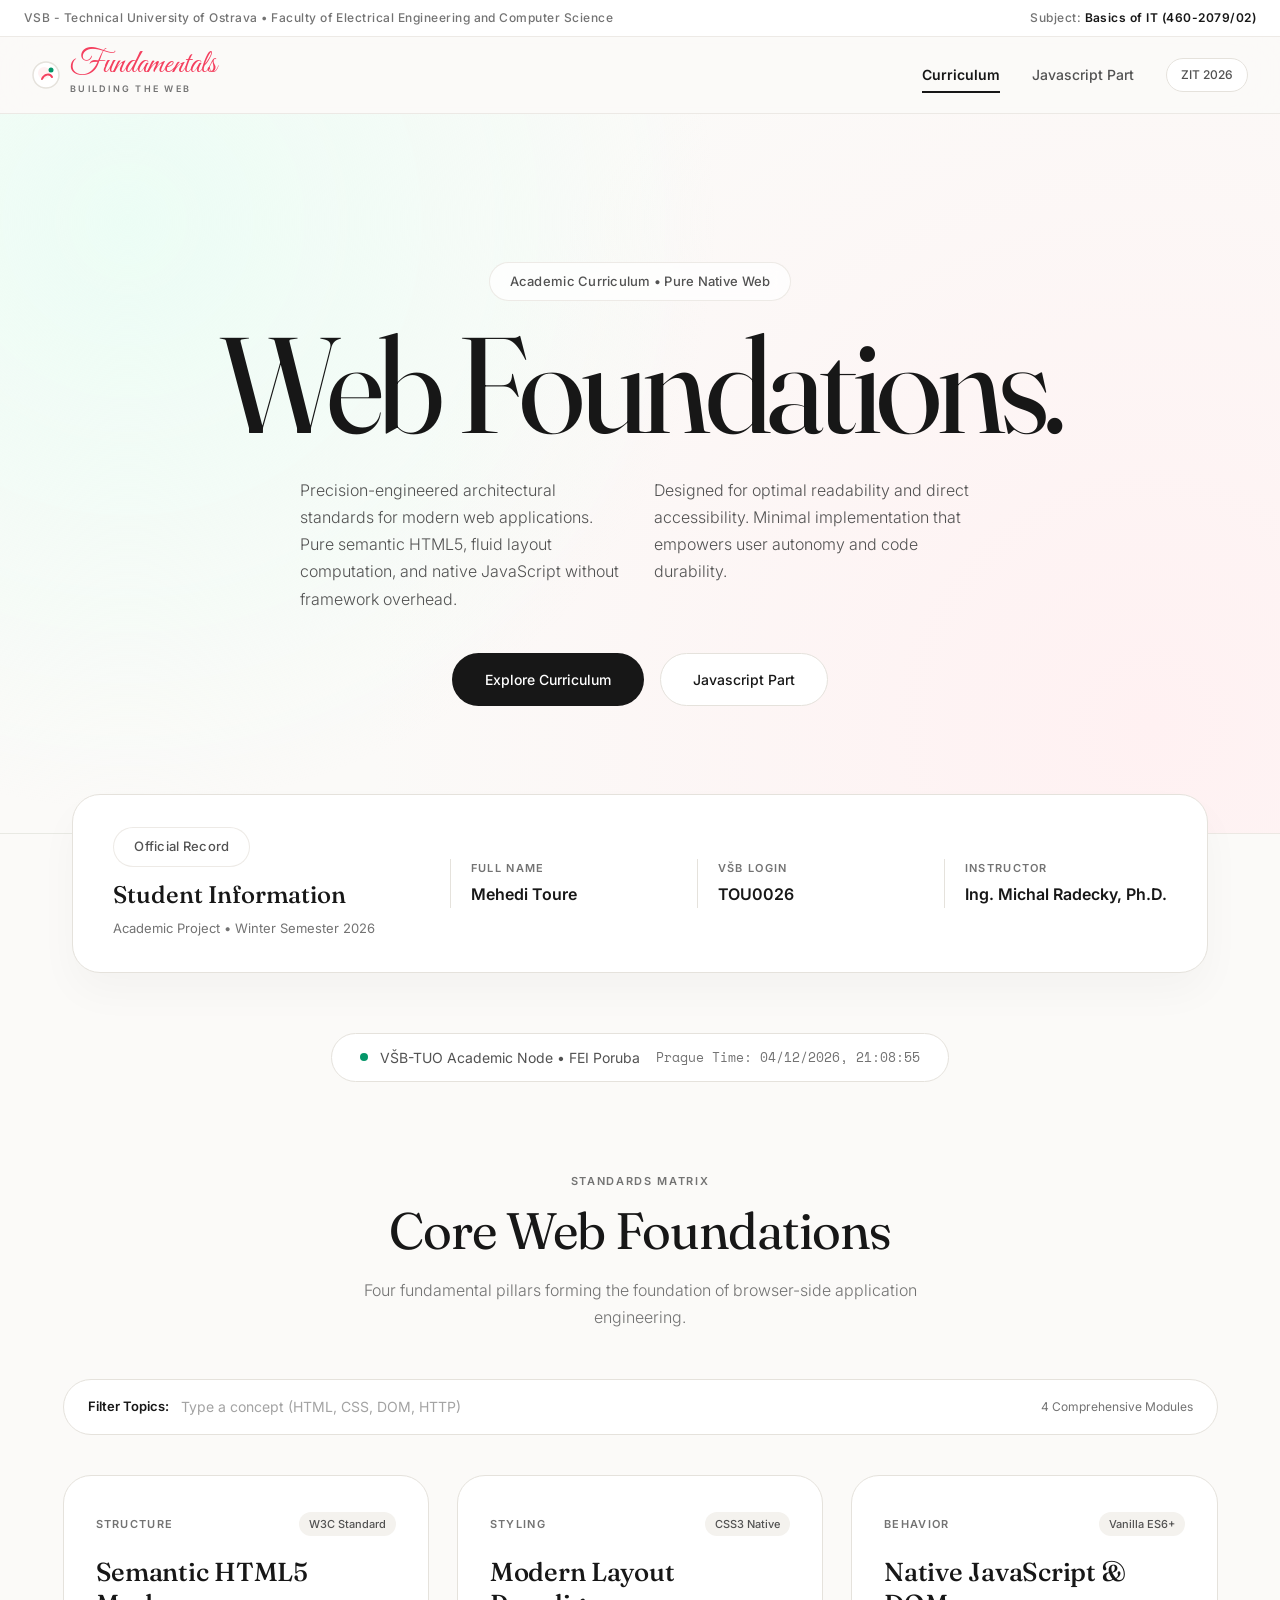
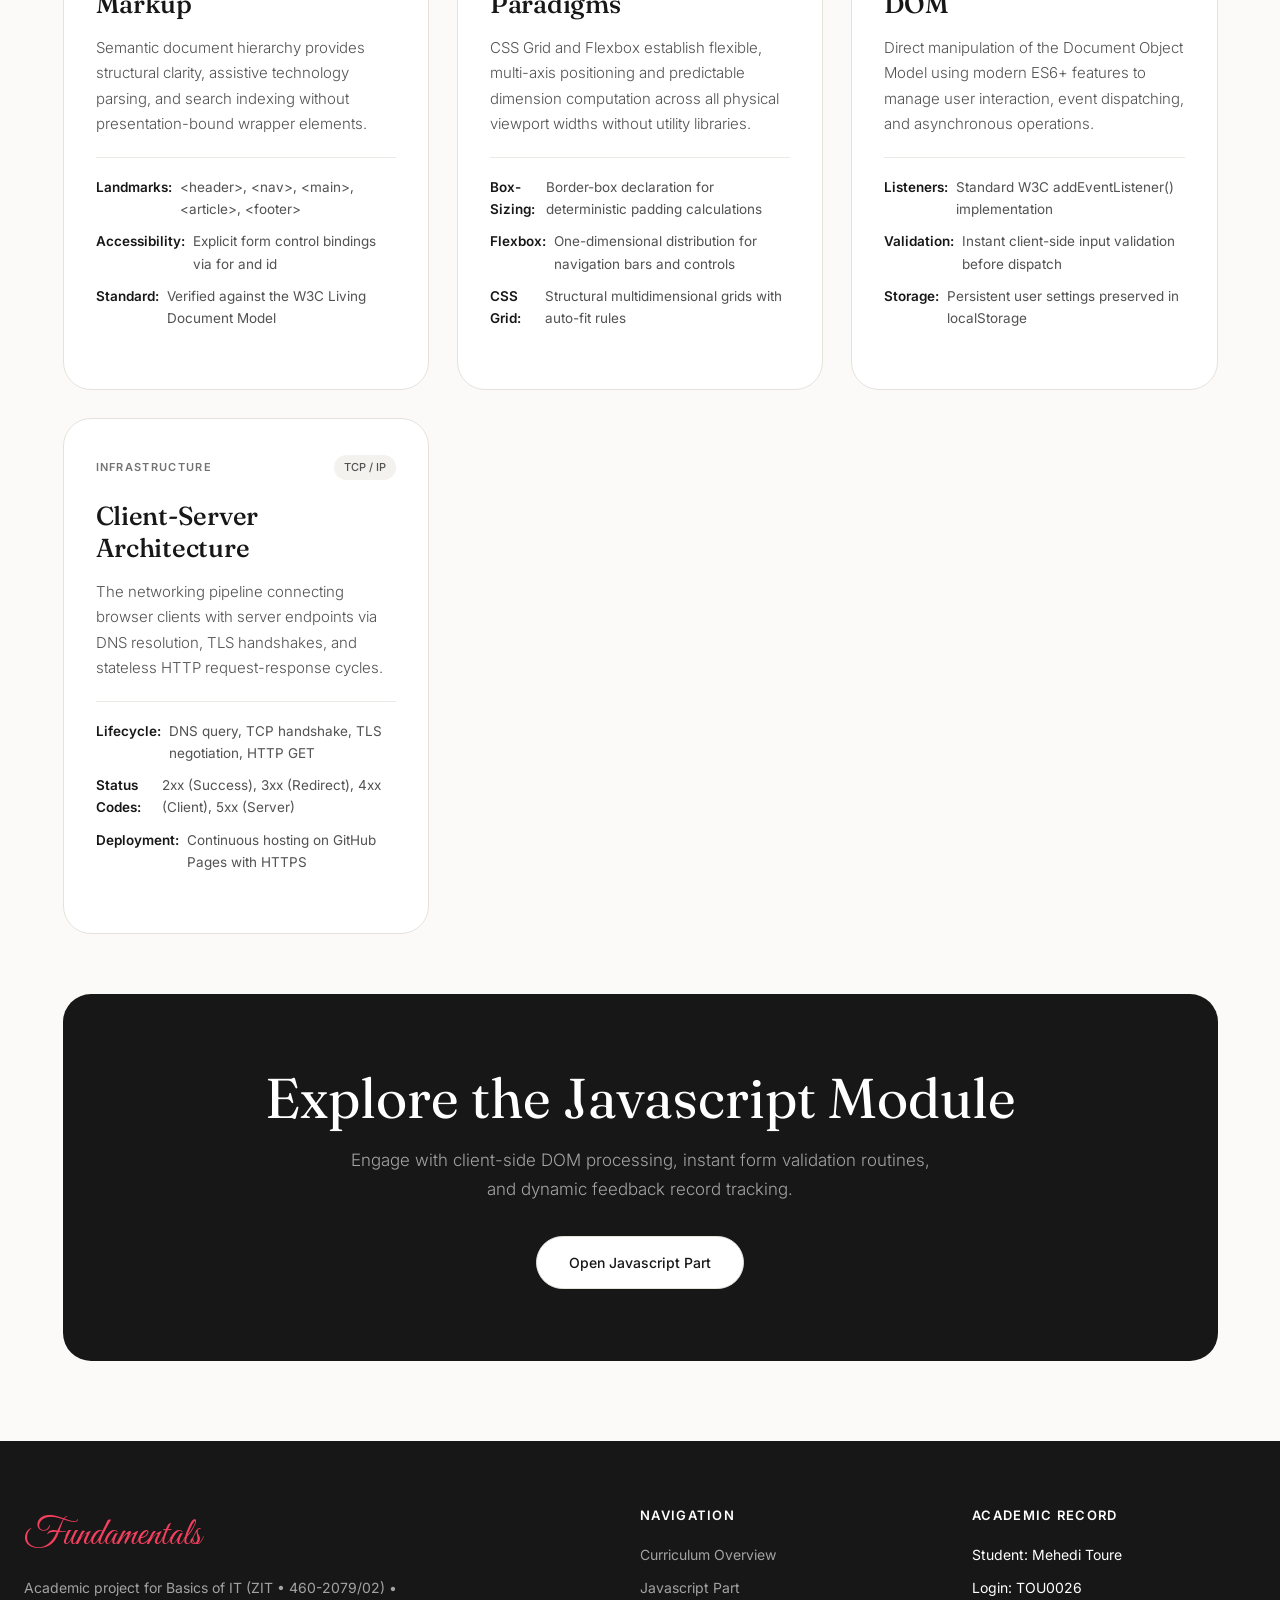
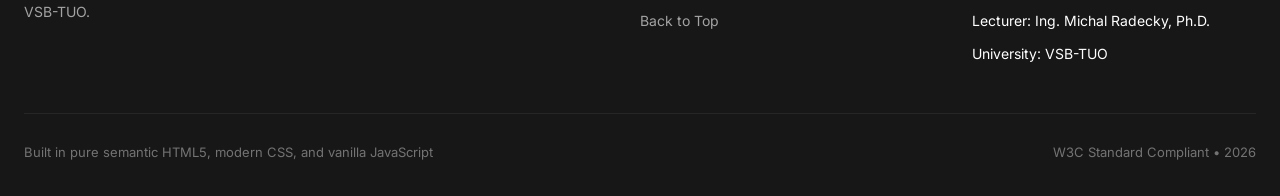
<file: index.html>
<!DOCTYPE html>
<html lang="en">

<head>
  <meta charset="UTF-8">
  <meta name="viewport" content="width=device-width, initial-scale=1.0">
  <meta name="description"
    content="Academic reference on HTML5, CSS3, and JavaScript architecture for Basics of IT (ZIT 460-2079/02) at VSB-TUO. Student: Mehedi Toure (TOU0026).">
  <meta name="author" content="Mehedi Toure (TOU0026)">
  <title>Web Fundamentals • ZIT 460-2079/02 | VSB-TUO</title>
  <link rel="icon" type="image/svg+xml" href="assets/favicon.svg">
  <link rel="stylesheet" href="css/style.css">
</head>

<body>

  <!-- Custom Cursor Follower -->
  <div id="cursor-follower" aria-hidden="true"></div>

  <!-- Top Subtle Institutional Bar -->
  <aside class="top-institutional-bar" aria-label="Course Header">
    <span>VSB - Technical University of Ostrava &bull; Faculty of Electrical Engineering and Computer Science</span>
    <span>Subject: <strong>Basics of IT (460-2079/02)</strong></span>
  </aside>

  <!-- Sticky Glassmorphic Header -->
  <header class="site-header">
    <div class="nav-container">
      <div class="brand-wrapper">
        <a href="index.html" class="brand-logo" aria-label="Web Fundamentals Home">
          <svg viewBox="0 0 28 28" width="28" height="28" fill="none" aria-hidden="true">
            <circle cx="14" cy="14" r="13" stroke="#e5e2dc" stroke-width="1.5" fill="#ffffff" />
            <circle cx="12" cy="12" r="6" fill="#fff1f2" />
            <path d="M10 18C12 13 18 12 20 16" stroke="#f43f5e" stroke-width="2" stroke-linecap="round" />
            <circle cx="19" cy="9" r="2.5" fill="#059669" />
          </svg>
          <div class="brand-title-group">
            <span class="brand-script">Fundamentals</span>
            <span class="brand-subtext">Building the Web</span>
          </div>
        </a>
      </div>

      <button id="nav-toggle" class="nav-toggle" aria-label="Toggle Navigation Menu" aria-expanded="false">
        Menu
      </button>

      <nav id="site-nav" class="site-nav" aria-label="Primary Navigation">
        <a href="index.html" class="nav-link active">Curriculum</a>
        <a href="interactive.html" class="nav-link">Javascript Part</a>
        <div class="nav-actions">
          <span class="pill-badge">ZIT 2026</span>
        </div>
      </nav>
    </div>
  </header>

  <!-- Hero Section -->
  <section class="hero" aria-labelledby="hero-title">
    <div class="hero-content">
      <div class="hero-badge-container">
        <span class="hero-pill">Academic Curriculum &bull; Pure Native Web</span>
      </div>

      <h1 id="hero-title" class="hero-display-title">
        Web Foundations.
      </h1>

      <div class="hero-lead-grid">
        <p>
          Precision-engineered architectural standards for modern web applications. Pure semantic HTML5, fluid layout
          computation, and native JavaScript without framework overhead.
        </p>
        <p>
          Designed for optimal readability and direct accessibility. Minimal implementation that empowers user autonomy
          and code durability.
        </p>
      </div>

      <div class="hero-buttons">
        <a href="#curriculum-section" class="btn btn-dark">Explore Curriculum</a>
        <a href="interactive.html" class="btn btn-light">Javascript Part</a>
      </div>
    </div>
  </section>

  <!-- Student Credentials Banner Card -->
  <section class="student-banner-wrap" aria-label="Student Identification">
    <div class="student-card">
      <div class="student-heading-col">
        <span class="hero-pill" style="margin-bottom: 8px;">Official Record</span>
        <h3>Student Information</h3>
        <p>Academic Project &bull; Winter Semester 2026</p>
      </div>
      <div class="student-data-item">
        <div class="student-data-label">Full Name</div>
        <div class="student-data-val">Mehedi Toure</div>
      </div>
      <div class="student-data-item">
        <div class="student-data-label">VŠB Login</div>
        <div class="student-data-val">TOU0026</div>
      </div>
      <div class="student-data-item">
        <div class="student-data-label">Instructor</div>
        <div class="student-data-val">Ing. Michal Radecky, Ph.D.</div>
      </div>
    </div>
  </section>

  <!-- Real-time Status Bar (Ticker) -->
  <section class="ticker-section" aria-label="Academic Clock">
    <div class="ticker-bar">
      <div class="ticker-left">
        <span class="ticker-dot" aria-hidden="true"></span>
        <span>VŠB-TUO Academic Node &bull; FEI Poruba</span>
      </div>
      <div class="clock-digits">
        <span id="prague-clock">Prague Time: Synchronizing...</span>
      </div>
    </div>
  </section>

  <!-- Curriculum Core Content -->
  <main class="container" id="curriculum-section">

    <div class="section-head">
      <span class="section-badge">Standards Matrix</span>
      <h2 class="section-title">Core Web Foundations</h2>
      <p class="section-subtitle">
        Four fundamental pillars forming the foundation of browser-side application engineering.
      </p>
    </div>

    <!-- Filter & Search Bar -->
    <div class="filter-container">
      <div style="display: flex; align-items: center; gap: 12px;">
        <span style="font-size: 13px; font-weight: 600; color: var(--text-primary);">Filter Topics:</span>
        <input type="text" id="search-input" class="filter-input" placeholder="Type a concept (HTML, CSS, DOM, HTTP)..."
          aria-label="Filter technical cards">
      </div>
      <div style="font-size: 12px; color: var(--text-muted);">
        4 Comprehensive Modules
      </div>
    </div>

    <!-- Cards Grid -->
    <div class="editorial-grid">

      <!-- Card 1 -->
      <article class="luxury-card" data-topic="html semantic structure accessibility w3c">
        <div class="card-top-meta">
          <span class="card-category">Structure</span>
          <span class="card-pill-tag">W3C Standard</span>
        </div>
        <h3>Semantic HTML5 Markup</h3>
        <p>
          Semantic document hierarchy provides structural clarity, assistive technology parsing, and search indexing
          without presentation-bound wrapper elements.
        </p>
        <ul class="spec-list">
          <li><strong>Landmarks:</strong> &lt;header&gt;, &lt;nav&gt;, &lt;main&gt;, &lt;article&gt;, &lt;footer&gt;
          </li>
          <li><strong>Accessibility:</strong> Explicit form control bindings via for and id</li>
          <li><strong>Standard:</strong> Verified against the W3C Living Document Model</li>
        </ul>
      </article>

      <!-- Card 2 -->
      <article class="luxury-card" data-topic="css box-model flexbox grid responsive viewport">
        <div class="card-top-meta">
          <span class="card-category">Styling</span>
          <span class="card-pill-tag">CSS3 Native</span>
        </div>
        <h3>Modern Layout Paradigms</h3>
        <p>
          CSS Grid and Flexbox establish flexible, multi-axis positioning and predictable dimension computation across
          all physical viewport widths without utility libraries.
        </p>
        <ul class="spec-list">
          <li><strong>Box-Sizing:</strong> Border-box declaration for deterministic padding calculations</li>
          <li><strong>Flexbox:</strong> One-dimensional distribution for navigation bars and controls</li>
          <li><strong>CSS Grid:</strong> Structural multidimensional grids with auto-fit rules</li>
        </ul>
      </article>

      <!-- Card 3 -->
      <article class="luxury-card" data-topic="javascript es6 dom events fetch api">
        <div class="card-top-meta">
          <span class="card-category">Behavior</span>
          <span class="card-pill-tag">Vanilla ES6+</span>
        </div>
        <h3>Native JavaScript & DOM</h3>
        <p>
          Direct manipulation of the Document Object Model using modern ES6+ features to manage user interaction, event
          dispatching, and asynchronous operations.
        </p>
        <ul class="spec-list">
          <li><strong>Listeners:</strong> Standard W3C addEventListener() implementation</li>
          <li><strong>Validation:</strong> Instant client-side input validation before dispatch</li>
          <li><strong>Storage:</strong> Persistent user settings preserved in localStorage</li>
        </ul>
      </article>

      <!-- Card 4 -->
      <article class="luxury-card" data-topic="http https protocol dns client-server architecture">
        <div class="card-top-meta">
          <span class="card-category">Infrastructure</span>
          <span class="card-pill-tag">TCP / IP</span>
        </div>
        <h3>Client-Server Architecture</h3>
        <p>
          The networking pipeline connecting browser clients with server endpoints via DNS resolution, TLS handshakes,
          and stateless HTTP request-response cycles.
        </p>
        <ul class="spec-list">
          <li><strong>Lifecycle:</strong> DNS query, TCP handshake, TLS negotiation, HTTP GET</li>
          <li><strong>Status Codes:</strong> 2xx (Success), 3xx (Redirect), 4xx (Client), 5xx (Server)</li>
          <li><strong>Deployment:</strong> Continuous hosting on GitHub Pages with HTTPS</li>
        </ul>
      </article>

    </div>

    <!-- Call to Action Banner -->
    <section class="cta-banner" aria-labelledby="cta-heading">
      <h2 id="cta-heading">Explore the Javascript Module</h2>
      <p>
        Engage with client-side DOM processing, instant form validation routines, and dynamic feedback record tracking.
      </p>
      <a href="interactive.html" class="btn btn-light" style="background-color: #ffffff; color: #171717;">
        Open Javascript Part
      </a>
    </section>

  </main>

  <!-- Site Footer -->
  <footer class="site-footer">
    <div class="footer-inner">
      <div>
        <span class="footer-brand-script">Fundamentals</span>
        <p class="footer-desc">
          Academic project for Basics of IT (ZIT &bull; 460-2079/02) &bull; VSB-TUO.
        </p>
      </div>

      <div>
        <h4 class="footer-col-title">Navigation</h4>
        <ul class="footer-link-list">
          <li><a href="index.html">Curriculum Overview</a></li>
          <li><a href="interactive.html">Javascript Part</a></li>
          <li><a href="#hero-title">Back to Top</a></li>
        </ul>
      </div>

      <div>
        <h4 class="footer-col-title">Academic Record</h4>
        <ul class="footer-link-list">
          <li>Student: Mehedi Toure</li>
          <li>Login: TOU0026</li>
          <li>Lecturer: Ing. Michal Radecky, Ph.D.</li>
          <li>University: VSB-TUO</li>
        </ul>
      </div>
    </div>

    <div class="footer-bottom-bar">
      <span>Built in pure semantic HTML5, modern CSS, and vanilla JavaScript</span>
      <span>W3C Standard Compliant &bull; 2026</span>
    </div>
  </footer>

  <script src="js/main.js"></script>
</body>

</html>
</file>
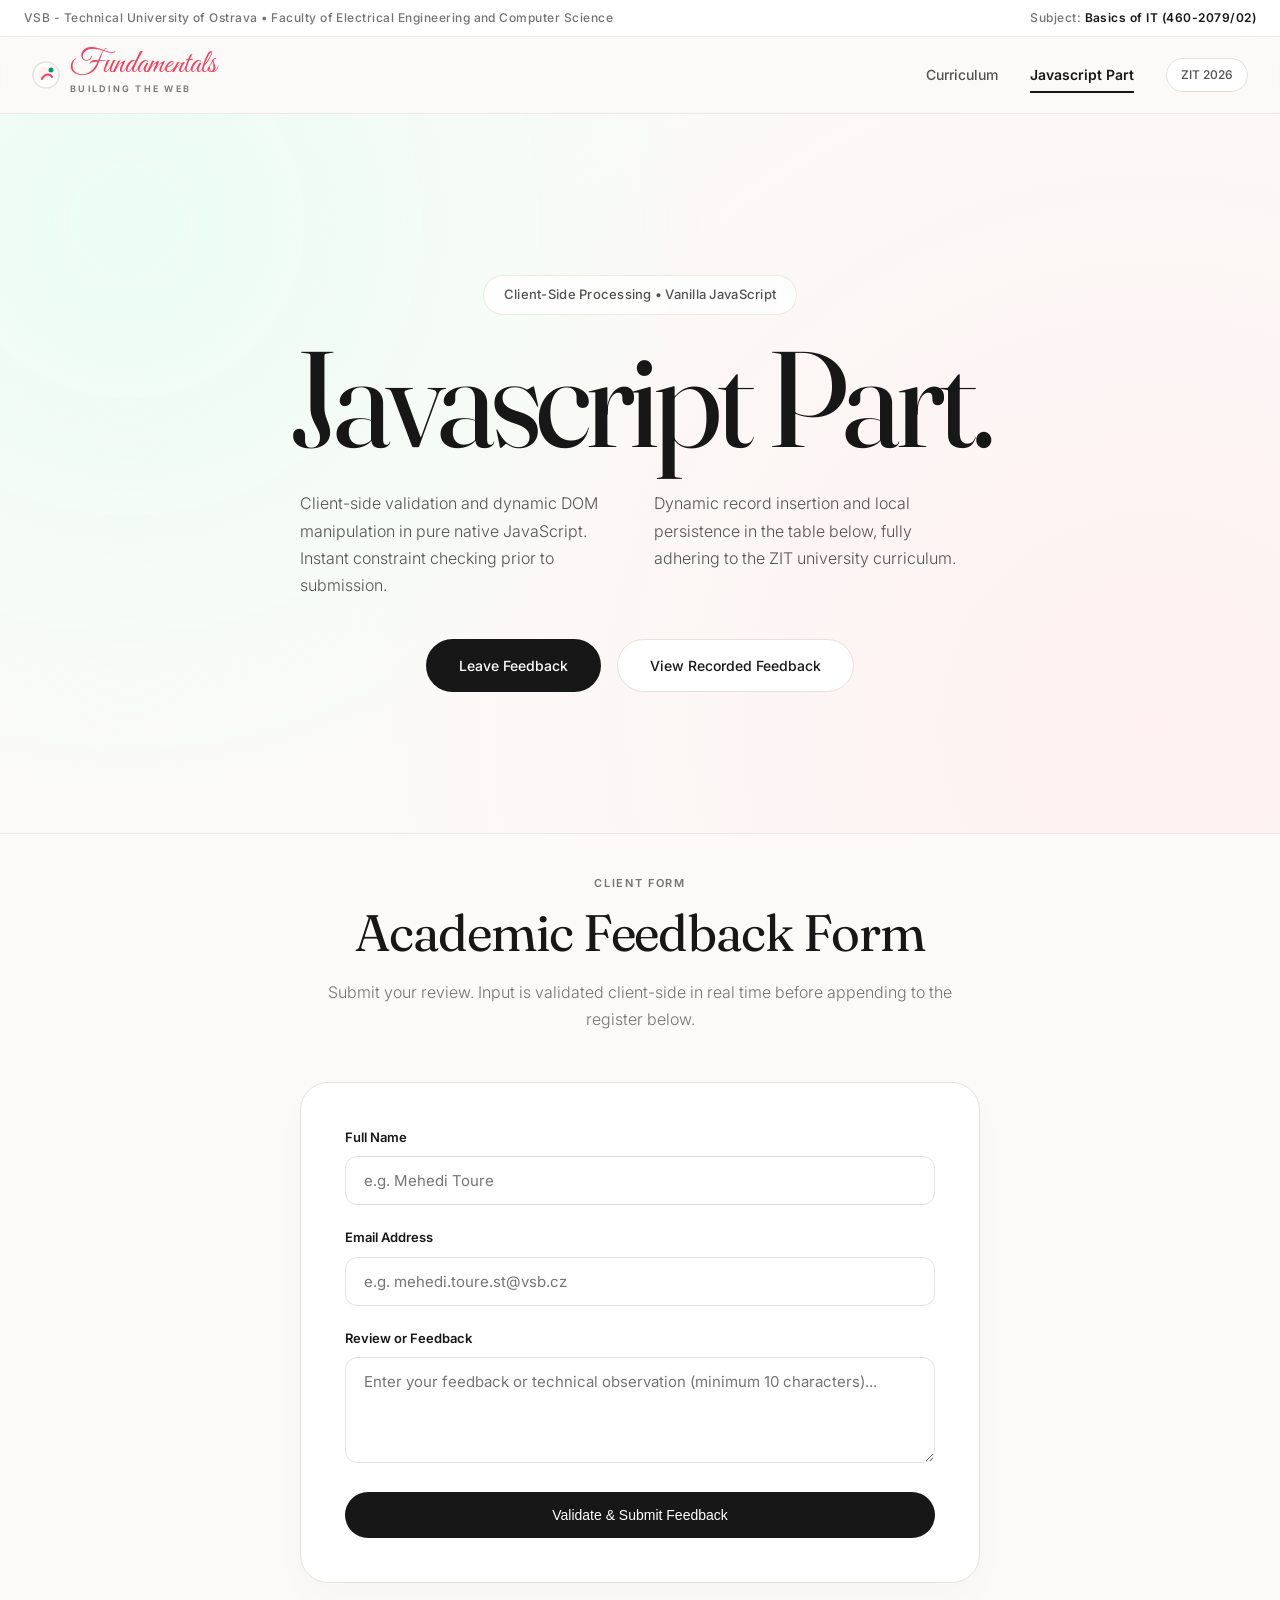
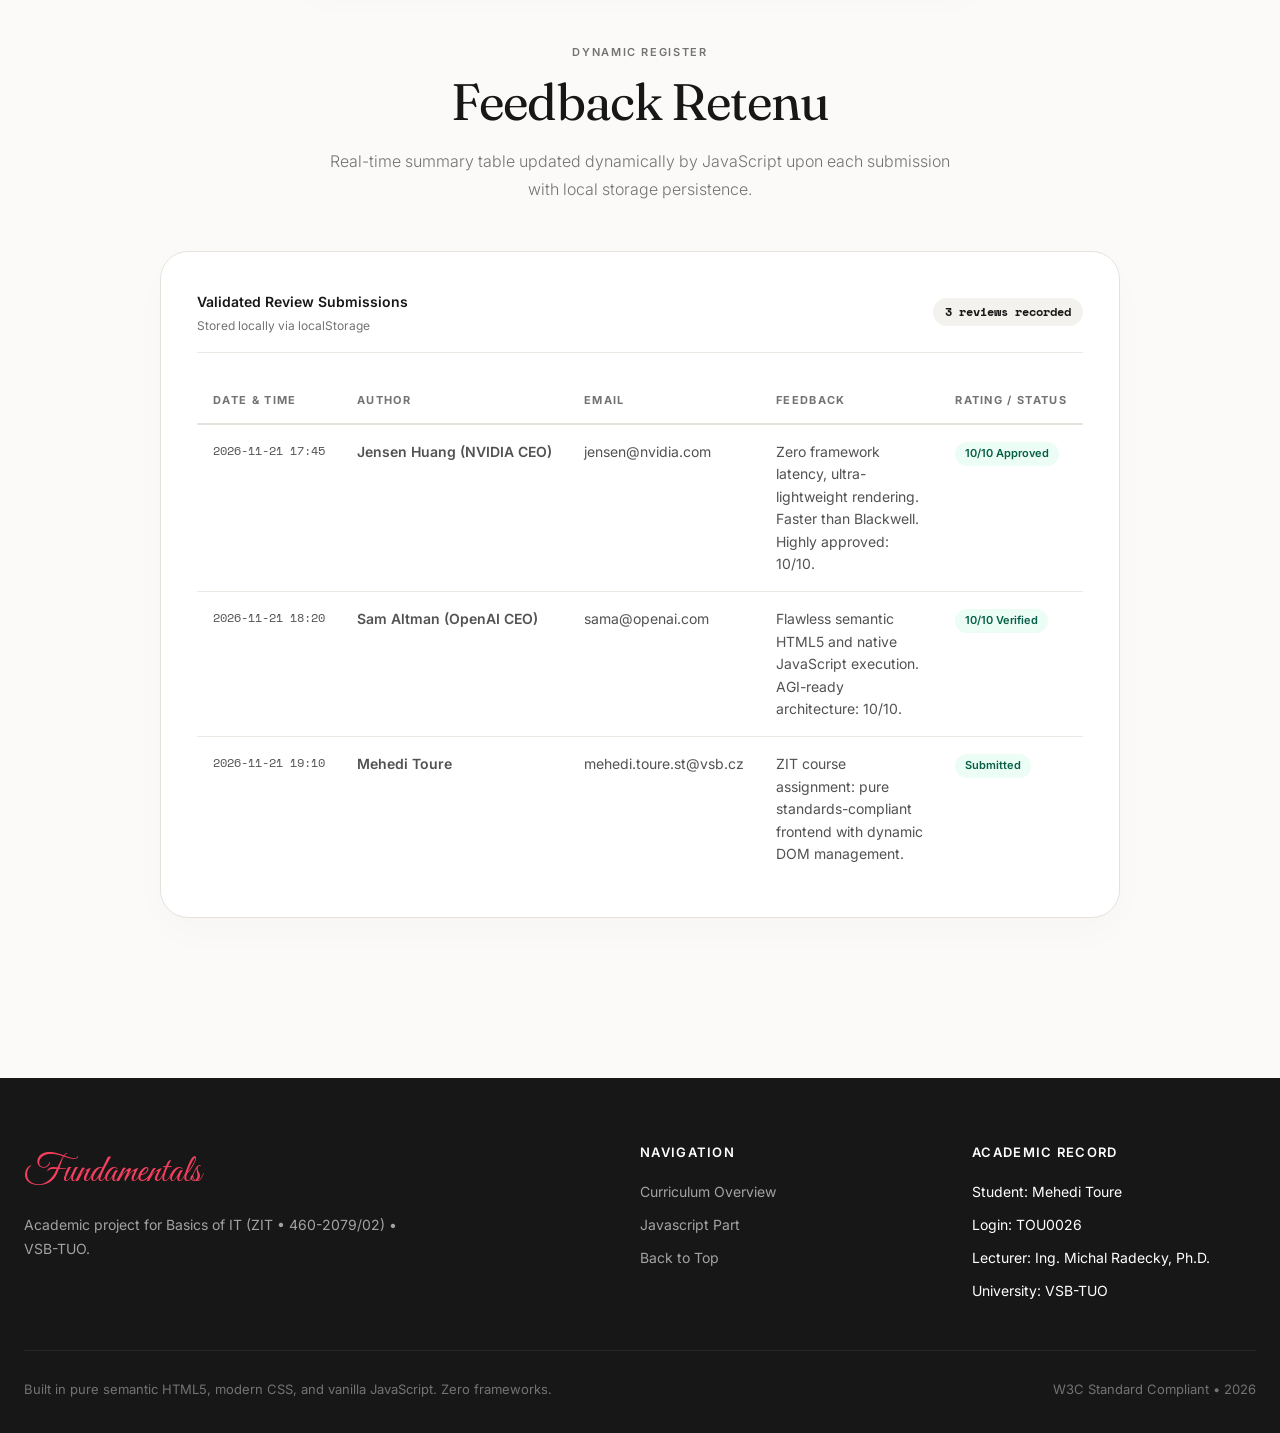
<file: interactive.html>
<!DOCTYPE html>
<html lang="en">
<head>
  <meta charset="UTF-8">
  <meta name="viewport" content="width=device-width, initial-scale=1.0">
  <meta name="description" content="Javascript Part - Client-side validation and dynamic feedback table for Basics of IT (ZIT 460-2079/02) at VSB-TUO. Student: Mehedi Toure (TOU0026).">
  <meta name="author" content="Mehedi Toure (TOU0026)">
  <title>Javascript Part • ZIT 460-2079/02 | VSB-TUO</title>
  <link rel="icon" type="image/svg+xml" href="assets/favicon.svg">
  <link rel="stylesheet" href="css/style.css">
</head>
<body>

  <!-- Custom Cursor Follower -->
  <div id="cursor-follower" aria-hidden="true"></div>

  <!-- Top Institutional Bar -->
  <aside class="top-institutional-bar" aria-label="Course Header">
    <span>VSB - Technical University of Ostrava &bull; Faculty of Electrical Engineering and Computer Science</span>
    <span>Subject: <strong>Basics of IT (460-2079/02)</strong></span>
  </aside>

  <!-- Sticky Glassmorphic Header -->
  <header class="site-header">
    <div class="nav-container">
      <div class="brand-wrapper">
        <a href="index.html" class="brand-logo" aria-label="Web Fundamentals Home">
          <svg viewBox="0 0 28 28" width="28" height="28" fill="none" aria-hidden="true">
            <circle cx="14" cy="14" r="13" stroke="#e5e2dc" stroke-width="1.5" fill="#ffffff"/>
            <circle cx="12" cy="12" r="6" fill="#fff1f2"/>
            <path d="M10 18C12 13 18 12 20 16" stroke="#f43f5e" stroke-width="2" stroke-linecap="round"/>
            <circle cx="19" cy="9" r="2.5" fill="#059669"/>
          </svg>
          <div class="brand-title-group">
            <span class="brand-script">Fundamentals</span>
            <span class="brand-subtext">Building the Web</span>
          </div>
        </a>
      </div>

      <button id="nav-toggle" class="nav-toggle" aria-label="Toggle Navigation Menu" aria-expanded="false">
        Menu
      </button>

      <nav id="site-nav" class="site-nav" aria-label="Primary Navigation">
        <a href="index.html" class="nav-link">Curriculum</a>
        <a href="interactive.html" class="nav-link active">Javascript Part</a>
        <div class="nav-actions">
          <span class="pill-badge">ZIT 2026</span>
        </div>
      </nav>
    </div>
  </header>

  <!-- Hero Section -->
  <section class="hero" aria-labelledby="js-hero-title">
    <div class="hero-content">
      <div class="hero-badge-container">
        <span class="hero-pill">Client-Side Processing &bull; Vanilla JavaScript</span>
      </div>

      <h1 id="js-hero-title" class="hero-display-title">
        Javascript Part.
      </h1>

      <div class="hero-lead-grid">
        <p>
          Client-side validation and dynamic DOM manipulation in pure native JavaScript. Instant constraint checking prior to submission.
        </p>
        <p>
          Dynamic record insertion and local persistence in the table below, fully adhering to the ZIT university curriculum.
        </p>
      </div>

      <div class="hero-buttons">
        <a href="#feedback-form-section" class="btn btn-dark">Leave Feedback</a>
        <a href="#feedback-table-section" class="btn btn-light">View Recorded Feedback</a>
      </div>
    </div>
  </section>

  <!-- Main Content -->
  <main class="container">

    <!-- Section: Academic Feedback Form -->
    <section id="feedback-form-section" aria-labelledby="form-section-title">
      <div class="section-head">
        <span class="section-badge">Client Form</span>
        <h2 id="form-section-title" class="section-title">Academic Feedback Form</h2>
        <p class="section-subtitle">
          Submit your review. Input is validated client-side in real time before appending to the register below.
        </p>
      </div>

      <div class="form-wrapper-card">
        <div id="form-alert" class="form-success-banner" role="status"></div>

        <form id="academic-feedback-form" novalidate>
          <div class="form-field-unit">
            <label for="form-name" class="form-label">Full Name</label>
            <input type="text" id="form-name" class="form-input-control" placeholder="e.g. Mehedi Toure" required minlength="3">
            <div class="field-error-notice">Please enter at least 3 characters.</div>
          </div>

          <div class="form-field-unit">
            <label for="form-email" class="form-label">Email Address</label>
            <input type="email" id="form-email" class="form-input-control" placeholder="e.g. mehedi.toure.st@vsb.cz" required>
            <div class="field-error-notice">Please enter a valid email address.</div>
          </div>

          <div class="form-field-unit">
            <label for="form-message" class="form-label">Review or Feedback</label>
            <textarea id="form-message" class="form-input-control" rows="4" placeholder="Enter your feedback or technical observation (minimum 10 characters)..." required minlength="10"></textarea>
            <div class="field-error-notice">Your message must contain at least 10 characters.</div>
          </div>

          <button type="submit" class="btn btn-dark" style="width: 100%;">
            Validate &amp; Submit Feedback
          </button>
        </form>
      </div>
    </section>

    <!-- Section: Feedback Retenu Table -->
    <section id="feedback-table-section" aria-labelledby="table-section-title" style="margin-top: 40px;">
      <div class="section-head">
        <span class="section-badge">Dynamic Register</span>
        <h2 id="table-section-title" class="section-title">Feedback Retenu</h2>
        <p class="section-subtitle">
          Real-time summary table updated dynamically by JavaScript upon each submission with local storage persistence.
        </p>
      </div>

      <div class="table-wrapper-card">
        <div class="table-header-meta">
          <div>
            <span style="font-size: 14px; font-weight: 600; color: var(--text-primary);">Validated Review Submissions</span>
            <span style="font-size: 12px; color: var(--text-muted); display: block; margin-top: 2px;">Stored locally via localStorage</span>
          </div>
          <span id="feedback-count-badge" class="table-badge-counter">3 reviews recorded</span>
        </div>

        <div class="table-responsive">
          <table class="minimal-table" aria-label="Table of recorded feedback">
            <thead>
              <tr>
                <th scope="col">Date &amp; Time</th>
                <th scope="col">Author</th>
                <th scope="col">Email</th>
                <th scope="col">Feedback</th>
                <th scope="col">Rating / Status</th>
              </tr>
            </thead>
            <tbody id="feedback-table-body">
              <!-- Injected dynamically via js/main.js -->
            </tbody>
          </table>
        </div>
      </div>
    </section>

  </main>

  <!-- Site Footer -->
  <footer class="site-footer">
    <div class="footer-inner">
      <div>
        <span class="footer-brand-script">Fundamentals</span>
        <p class="footer-desc">
          Academic project for Basics of IT (ZIT &bull; 460-2079/02) &bull; VSB-TUO.
        </p>
      </div>

      <div>
        <h4 class="footer-col-title">Navigation</h4>
        <ul class="footer-link-list">
          <li><a href="index.html">Curriculum Overview</a></li>
          <li><a href="interactive.html">Javascript Part</a></li>
          <li><a href="#js-hero-title">Back to Top</a></li>
        </ul>
      </div>

      <div>
        <h4 class="footer-col-title">Academic Record</h4>
        <ul class="footer-link-list">
          <li>Student: Mehedi Toure</li>
          <li>Login: TOU0026</li>
          <li>Lecturer: Ing. Michal Radecky, Ph.D.</li>
          <li>University: VSB-TUO</li>
        </ul>
      </div>
    </div>

    <div class="footer-bottom-bar">
      <span>Built in pure semantic HTML5, modern CSS, and vanilla JavaScript. Zero frameworks.</span>
      <span>W3C Standard Compliant &bull; 2026</span>
    </div>
  </footer>

  <script src="js/main.js"></script>
</body>
</html>
</file>
<file: css/style.css>
/* ==========================================================================
   Minimalist Luxury Editorial Design
   Inspired by contemporary high-end typographic minimalism (Fraunces + Inter)
   100% Pure Vanilla CSS (Zero Tailwind, Zero Frameworks)
   Project: Web Fundamentals - ZIT (460-2079/02) - VSB-TUO
   Student: Mehedi Touré (TOU0026)
   ========================================================================== */

@import url('https://fonts.googleapis.com/css2?family=Fraunces:opsz,wght@9..144,300;9..144,400;9..144,500;9..144,600&family=Great+Vibes&family=Inter:wght@300;400;500;600;700&family=Space+Mono:wght@400;700&display=swap');

:root {
  /* Surface & Base */
  --bg-main: #fbfaf8;
  --bg-surface: #ffffff;
  --bg-surface-subtle: #f4f2ee;
  --bg-card: #ffffff;
  
  /* Text */
  --text-primary: #171717;
  --text-secondary: #525252;
  --text-muted: #737373;
  --text-faint: #a3a3a3;

  /* Borders & Dividers */
  --border-subtle: rgba(229, 226, 220, 0.7);
  --border-medium: #e5e2dc;
  --border-strong: #171717;

  /* Editorial Accents */
  --accent-rose: #f43f5e;
  --accent-rose-soft: #fff1f2;
  --accent-emerald: #059669;
  --accent-emerald-soft: #ecfdf5;

  /* Typography Stacks */
  --font-serif: "Fraunces", Georgia, "Times New Roman", serif;
  --font-sans: "Inter", -apple-system, BlinkMacSystemFont, "Segoe UI", Roboto, sans-serif;
  --font-script: "Great Vibes", cursive;
  --font-mono: "Space Mono", Menlo, Consolas, monospace;

  /* Geometry */
  --max-width: 1280px;
  --radius-pill: 9999px;
  --radius-card: 28px;
  --radius-sm: 12px;

  /* Transitions */
  --ease-smooth: cubic-bezier(0.16, 1, 0.3, 1);
}

/* Reset */
*, *::before, *::after {
  box-sizing: border-box;
  margin: 0;
  padding: 0;
}

html {
  font-family: var(--font-sans);
  font-size: 16px;
  line-height: 1.65;
  color: var(--text-primary);
  background-color: var(--bg-main);
  scroll-behavior: smooth;
  -webkit-font-smoothing: antialiased;
  -moz-osx-font-smoothing: grayscale;
}

body {
  min-height: 100vh;
  display: flex;
  flex-direction: column;
  background-color: var(--bg-main);
  overflow-x: hidden;
}

/* Custom Interactive Cursor Follower */
#cursor-follower {
  position: fixed;
  width: 22px;
  height: 22px;
  background-color: rgba(0, 0, 0, 0.25);
  border-radius: var(--radius-pill);
  pointer-events: none;
  z-index: 9999;
  mix-blend-mode: difference;
  transform: translate(-50%, -50%);
  transition: transform 0.15s ease-out, width 0.2s ease, height 0.2s ease, background-color 0.2s ease;
  left: -100px;
  top: -100px;
}

@media (max-width: 768px) {
  #cursor-follower {
    display: none;
  }
}

a {
  color: inherit;
  text-decoration: none;
  transition: color 0.2s ease, opacity 0.2s ease;
}

/* Top Subtle Bar */
.top-institutional-bar {
  background-color: var(--bg-surface);
  border-bottom: 1px solid var(--border-subtle);
  padding: 8px 24px;
  font-size: 12px;
  font-weight: 500;
  color: var(--text-muted);
  display: flex;
  justify-content: space-between;
  align-items: center;
  letter-spacing: 0.04em;
}

.top-institutional-bar span strong {
  color: var(--text-primary);
  font-weight: 600;
}

/* Glassmorphic Navigation */
.site-header {
  position: sticky;
  top: 0;
  z-index: 50;
  background-color: rgba(251, 250, 248, 0.85);
  backdrop-filter: blur(20px);
  -webkit-backdrop-filter: blur(20px);
  border-bottom: 1px solid var(--border-subtle);
  transition: background-color 0.3s ease;
}

.nav-container {
  max-width: var(--max-width);
  margin: 0 auto;
  padding: 16px 32px;
  display: flex;
  align-items: center;
  justify-content: space-between;
  gap: 24px;
}

.brand-wrapper {
  display: flex;
  align-items: center;
  gap: 16px;
}

.brand-logo {
  display: flex;
  align-items: center;
  gap: 10px;
  text-decoration: none;
}

.brand-title-group {
  display: flex;
  flex-direction: column;
}

.brand-script {
  font-family: var(--font-script);
  font-size: 32px;
  color: var(--accent-rose);
  line-height: 0.8;
  padding-right: 4px;
}

.brand-subtext {
  font-size: 9px;
  letter-spacing: 0.25em;
  text-transform: uppercase;
  color: var(--text-muted);
  font-weight: 600;
  margin-top: 4px;
}

.site-nav {
  display: flex;
  align-items: center;
  gap: 32px;
}

.nav-link {
  font-size: 14px;
  font-weight: 500;
  color: var(--text-secondary);
  position: relative;
  padding: 6px 0;
  transition: color 0.3s ease;
}

.nav-link::after {
  content: "";
  position: absolute;
  bottom: 0;
  left: 0;
  width: 0;
  height: 2px;
  background-color: var(--text-primary);
  transition: width 0.3s var(--ease-smooth);
}

.nav-link:hover {
  color: var(--text-primary);
}

.nav-link:hover::after,
.nav-link.active::after {
  width: 100%;
}

.nav-link.active {
  color: var(--text-primary);
  font-weight: 600;
}

.nav-actions {
  display: flex;
  align-items: center;
  gap: 12px;
}

.pill-badge {
  display: inline-flex;
  align-items: center;
  gap: 6px;
  padding: 6px 14px;
  border-radius: var(--radius-pill);
  background-color: var(--bg-surface);
  border: 1px solid var(--border-medium);
  font-size: 12px;
  font-weight: 500;
  color: var(--text-secondary);
}

.nav-toggle {
  display: none;
  background: transparent;
  border: 1px solid var(--border-medium);
  padding: 8px 14px;
  border-radius: var(--radius-pill);
  cursor: pointer;
  font-size: 13px;
  font-weight: 600;
}

/* Hero Section */
.hero {
  position: relative;
  min-height: 80vh;
  display: flex;
  align-items: center;
  justify-content: center;
  padding: 80px 24px 60px 24px;
  background: radial-gradient(circle at 10% 15%, #ecfdf5 0%, transparent 45%),
              radial-gradient(circle at 90% 85%, #fff1f2 0%, var(--bg-main) 60%);
  border-bottom: 1px solid var(--border-subtle);
  text-align: center;
}

.hero-content {
  max-width: 980px;
  margin: 0 auto;
}

.hero-badge-container {
  margin-bottom: 24px;
}

.hero-pill {
  display: inline-block;
  padding: 8px 20px;
  background-color: rgba(255, 255, 255, 0.75);
  backdrop-filter: blur(10px);
  -webkit-backdrop-filter: blur(10px);
  border: 1px solid var(--border-subtle);
  border-radius: var(--radius-pill);
  font-size: 13px;
  font-weight: 500;
  color: var(--text-secondary);
  letter-spacing: 0.02em;
}

.hero-display-title {
  font-family: var(--font-serif);
  font-size: clamp(3.6rem, 11vw, 8.5rem);
  font-weight: 400;
  line-height: 0.88;
  letter-spacing: -0.04em;
  color: var(--text-primary);
  margin-bottom: 32px;
}

.hero-lead-grid {
  max-width: 680px;
  margin: 0 auto 40px auto;
  display: grid;
  grid-template-columns: 1fr 1fr;
  gap: 28px;
  text-align: left;
  font-size: 16px;
  font-weight: 300;
  color: var(--text-secondary);
  line-height: 1.7;
}

.hero-buttons {
  display: flex;
  align-items: center;
  justify-content: center;
  gap: 16px;
  flex-wrap: wrap;
}

/* Button Component */
.btn {
  display: inline-flex;
  align-items: center;
  justify-content: center;
  gap: 8px;
  padding: 14px 32px;
  border-radius: var(--radius-pill);
  font-size: 14px;
  font-weight: 500;
  cursor: pointer;
  transition: all 0.3s var(--ease-smooth);
  border: 1px solid transparent;
  text-decoration: none;
}

.btn-dark {
  background-color: var(--text-primary);
  color: #ffffff;
}

.btn-dark:hover {
  background-color: #262626;
  transform: scale(1.03);
}

.btn-light {
  background-color: var(--bg-surface);
  color: var(--text-primary);
  border-color: var(--border-medium);
}

.btn-light:hover {
  background-color: #ffffff;
  border-color: var(--text-primary);
  transform: scale(1.03);
}

/* Student Record Feature Card */
.student-banner-wrap {
  max-width: var(--max-width);
  margin: -40px auto 60px auto;
  padding: 0 24px;
  position: relative;
  z-index: 10;
}

.student-card {
  background-color: var(--bg-surface);
  border: 1px solid var(--border-medium);
  border-radius: var(--radius-card);
  padding: 32px 40px;
  display: grid;
  grid-template-columns: 1.4fr repeat(3, 1fr);
  gap: 24px;
  align-items: center;
  box-shadow: 0 20px 40px rgba(0, 0, 0, 0.03);
}

.student-heading-col h3 {
  font-family: var(--font-serif);
  font-size: 24px;
  font-weight: 500;
  margin-bottom: 4px;
}

.student-heading-col p {
  font-size: 13px;
  color: var(--text-muted);
}

.student-data-item {
  border-left: 1px solid var(--border-medium);
  padding-left: 20px;
}

.student-data-label {
  font-size: 11px;
  text-transform: uppercase;
  letter-spacing: 0.12em;
  color: var(--text-muted);
  font-weight: 600;
  margin-bottom: 4px;
}

.student-data-val {
  font-size: 16px;
  font-weight: 600;
  color: var(--text-primary);
}

/* Real-time Ticker / Bar */
.ticker-section {
  max-width: var(--max-width);
  margin: 0 auto 50px auto;
  padding: 0 24px;
}

.ticker-bar {
  background-color: var(--bg-surface);
  border: 1px solid var(--border-medium);
  border-radius: var(--radius-pill);
  padding: 12px 28px;
  display: flex;
  align-items: center;
  justify-content: space-between;
  flex-wrap: wrap;
  gap: 16px;
}

.ticker-left {
  display: flex;
  align-items: center;
  gap: 12px;
  font-size: 14px;
  color: var(--text-secondary);
}

.ticker-dot {
  width: 8px;
  height: 8px;
  border-radius: var(--radius-pill);
  background-color: var(--accent-emerald);
}

.countdown-digits {
  font-family: var(--font-mono);
  font-size: 14px;
  font-weight: 700;
  color: var(--text-primary);
  background-color: var(--bg-surface-subtle);
  padding: 4px 12px;
  border-radius: var(--radius-pill);
}

.clock-digits {
  font-family: var(--font-mono);
  font-size: 13px;
  color: var(--text-muted);
}

/* Section Common Structure */
.container {
  max-width: var(--max-width);
  margin: 0 auto;
  padding: 40px 24px 80px 24px;
}

.section-head {
  text-align: center;
  max-width: 640px;
  margin: 0 auto 48px auto;
}

.section-badge {
  font-size: 11px;
  font-weight: 600;
  letter-spacing: 0.15em;
  text-transform: uppercase;
  color: var(--text-muted);
  margin-bottom: 12px;
  display: block;
}

.section-title {
  font-family: var(--font-serif);
  font-size: clamp(2.2rem, 5vw, 3.2rem);
  font-weight: 400;
  line-height: 1.15;
  letter-spacing: -0.02em;
  margin-bottom: 16px;
}

.section-subtitle {
  font-size: 16px;
  color: var(--text-muted);
  font-weight: 300;
  line-height: 1.7;
}

/* Filter Bar Component */
.filter-container {
  display: flex;
  align-items: center;
  justify-content: space-between;
  flex-wrap: wrap;
  gap: 16px;
  margin-bottom: 40px;
  padding: 16px 24px;
  background-color: var(--bg-surface);
  border: 1px solid var(--border-medium);
  border-radius: var(--radius-pill);
}

.filter-input {
  border: none;
  background: transparent;
  font-family: var(--font-sans);
  font-size: 14px;
  color: var(--text-primary);
  outline: none;
  width: 280px;
}

.filter-input::placeholder {
  color: var(--text-faint);
}

/* Grid of Cards */
.editorial-grid {
  display: grid;
  grid-template-columns: repeat(auto-fit, minmax(340px, 1fr));
  gap: 28px;
  margin-bottom: 60px;
}

.luxury-card {
  background-color: var(--bg-surface);
  border: 1px solid var(--border-medium);
  border-radius: var(--radius-card);
  padding: 36px 32px;
  display: flex;
  flex-direction: column;
  transition: transform 0.4s var(--ease-smooth), box-shadow 0.4s var(--ease-smooth), border-color 0.3s ease;
}

.luxury-card:hover {
  transform: translateY(-6px);
  border-color: #d1cdc7;
  box-shadow: 0 24px 48px rgba(0, 0, 0, 0.04);
}

.card-top-meta {
  display: flex;
  justify-content: space-between;
  align-items: center;
  margin-bottom: 20px;
}

.card-category {
  font-size: 11px;
  font-weight: 600;
  text-transform: uppercase;
  letter-spacing: 0.12em;
  color: var(--text-muted);
}

.card-pill-tag {
  font-size: 11px;
  padding: 3px 10px;
  background-color: var(--bg-surface-subtle);
  border-radius: var(--radius-pill);
  color: var(--text-secondary);
  font-weight: 500;
}

.luxury-card h3 {
  font-family: var(--font-serif);
  font-size: 26px;
  font-weight: 500;
  line-height: 1.25;
  margin-bottom: 14px;
  letter-spacing: -0.01em;
}

.luxury-card p {
  color: var(--text-secondary);
  font-size: 15px;
  font-weight: 300;
  line-height: 1.7;
  margin-bottom: 20px;
  flex: 1;
}

.spec-list {
  list-style: none;
  display: flex;
  flex-direction: column;
  gap: 10px;
  margin-bottom: 24px;
  border-top: 1px solid var(--border-subtle);
  padding-top: 18px;
}

.spec-list li {
  font-size: 13.5px;
  color: var(--text-secondary);
  display: flex;
  align-items: baseline;
  gap: 8px;
}

.spec-list li strong {
  color: var(--text-primary);
  font-weight: 600;
}

.code-snippet {
  background-color: var(--bg-surface-subtle);
  color: var(--text-primary);
  border: 1px solid var(--border-medium);
  border-radius: var(--radius-sm);
  padding: 16px;
  font-family: var(--font-mono);
  font-size: 12.5px;
  line-height: 1.6;
  overflow-x: auto;
}

/* Call to Action Banner */
.cta-banner {
  background-color: #171717;
  color: #ffffff;
  border-radius: var(--radius-card);
  padding: 72px 40px;
  text-align: center;
  margin-top: 40px;
  position: relative;
  overflow: hidden;
}

.cta-banner h2 {
  font-family: var(--font-serif);
  font-size: clamp(2rem, 5vw, 3.5rem);
  font-weight: 400;
  margin-bottom: 16px;
  line-height: 1.15;
}

.cta-banner p {
  max-width: 580px;
  margin: 0 auto 32px auto;
  font-size: 17px;
  font-weight: 300;
  color: #a3a3a3;
  line-height: 1.7;
}

/* Quiz Interface */
.quiz-surface {
  background-color: var(--bg-surface);
  border: 1px solid var(--border-medium);
  border-radius: var(--radius-card);
  padding: 44px;
  max-width: 820px;
  margin: 0 auto 60px auto;
  box-shadow: 0 16px 36px rgba(0, 0, 0, 0.02);
}

.quiz-progress-track {
  width: 100%;
  height: 6px;
  background-color: var(--bg-surface-subtle);
  border-radius: var(--radius-pill);
  overflow: hidden;
  margin-bottom: 24px;
}

.quiz-progress-fill {
  height: 100%;
  width: 20%;
  background-color: var(--text-primary);
  border-radius: var(--radius-pill);
  transition: width 0.3s var(--ease-smooth);
}

.quiz-header-meta {
  display: flex;
  justify-content: space-between;
  align-items: center;
  margin-bottom: 20px;
}

.quiz-step-title {
  font-size: 12px;
  font-weight: 600;
  letter-spacing: 0.12em;
  text-transform: uppercase;
  color: var(--text-muted);
}

.quiz-badge {
  font-family: var(--font-mono);
  font-size: 12px;
  font-weight: 600;
  padding: 4px 12px;
  background-color: var(--bg-surface-subtle);
  border-radius: var(--radius-pill);
  color: var(--text-primary);
}

.quiz-question-text {
  font-family: var(--font-serif);
  font-size: 24px;
  font-weight: 500;
  line-height: 1.35;
  margin-bottom: 28px;
}

.quiz-options-grid {
  display: flex;
  flex-direction: column;
  gap: 12px;
  margin-bottom: 28px;
}

.quiz-choice-btn {
  padding: 16px 20px;
  border-radius: var(--radius-sm);
  border: 1px solid var(--border-medium);
  background-color: var(--bg-surface);
  font-family: var(--font-sans);
  font-size: 15px;
  color: var(--text-primary);
  text-align: left;
  cursor: pointer;
  transition: all 0.2s ease;
}

.quiz-choice-btn:hover:not(:disabled) {
  border-color: var(--text-primary);
  background-color: var(--bg-surface-subtle);
}

.quiz-choice-btn.correct {
  border-color: var(--accent-emerald);
  background-color: var(--accent-emerald-soft);
  color: #065f46;
  font-weight: 600;
}

.quiz-choice-btn.incorrect {
  border-color: var(--accent-rose);
  background-color: var(--accent-rose-soft);
  color: #9f1239;
  font-weight: 600;
}

.quiz-feedback-box {
  padding: 18px 22px;
  border-radius: var(--radius-sm);
  font-size: 14.5px;
  line-height: 1.6;
  margin-bottom: 28px;
  display: none;
}

.quiz-feedback-box.show {
  display: block;
}

.quiz-feedback-box.success {
  background-color: var(--accent-emerald-soft);
  color: #065f46;
  border: 1px solid #a7f3d0;
}

.quiz-feedback-box.danger {
  background-color: var(--accent-rose-soft);
  color: #9f1239;
  border: 1px solid #fecdd3;
}

.quiz-nav-actions {
  display: flex;
  justify-content: space-between;
  align-items: center;
}

/* Box Model Tool */
.box-tool-grid {
  display: grid;
  grid-template-columns: 1fr 1fr;
  gap: 32px;
  max-width: 1040px;
  margin: 0 auto 60px auto;
}

.tool-controls-card {
  background-color: var(--bg-surface);
  border: 1px solid var(--border-medium);
  border-radius: var(--radius-card);
  padding: 36px;
}

.slider-group {
  margin-bottom: 22px;
}

.slider-label-row {
  display: flex;
  justify-content: space-between;
  font-size: 13px;
  font-weight: 600;
  margin-bottom: 8px;
  color: var(--text-primary);
}

.minimal-slider {
  width: 100%;
  accent-color: var(--text-primary);
  cursor: pointer;
}

.tool-preview-card {
  background-color: var(--bg-surface);
  border: 1px solid var(--border-medium);
  border-radius: var(--radius-card);
  padding: 36px;
  display: flex;
  align-items: center;
  justify-content: center;
}

.sim-margin-wrap {
  background-color: #fef3c7;
  border: 1px dashed #d97706;
  border-radius: var(--radius-sm);
  padding: 20px;
  display: flex;
  flex-direction: column;
  align-items: center;
}

.sim-border-wrap {
  border-style: solid;
  border-color: #171717;
  background-color: #f3f4f6;
  border-radius: 8px;
}

.sim-padding-wrap {
  background-color: #ecfdf5;
  border-radius: 6px;
}

.sim-content-box {
  background-color: #171717;
  color: #ffffff;
  padding: 14px 22px;
  border-radius: 4px;
  font-family: var(--font-mono);
  font-size: 12px;
  font-weight: 600;
  text-align: center;
}

/* Form Styles */
.form-wrapper-card {
  background-color: var(--bg-surface);
  border: 1px solid var(--border-medium);
  border-radius: var(--radius-card);
  padding: 44px;
  max-width: 680px;
  margin: 0 auto 60px auto;
  box-shadow: 0 16px 36px rgba(0, 0, 0, 0.02);
}

.form-field-unit {
  margin-bottom: 22px;
}

.form-label {
  display: block;
  font-size: 13px;
  font-weight: 600;
  margin-bottom: 8px;
  color: var(--text-primary);
}

.form-input-control {
  width: 100%;
  padding: 14px 18px;
  border-radius: var(--radius-sm);
  border: 1px solid var(--border-medium);
  background-color: var(--bg-surface);
  font-family: var(--font-sans);
  font-size: 15px;
  color: var(--text-primary);
  outline: none;
  transition: border-color 0.2s ease, box-shadow 0.2s ease;
}

.form-input-control:focus {
  border-color: var(--text-primary);
  box-shadow: 0 0 0 3px rgba(23, 23, 23, 0.08);
}

.field-error-notice {
  font-size: 12px;
  color: var(--accent-rose);
  margin-top: 6px;
  display: none;
}

.form-field-unit.has-error .form-input-control {
  border-color: var(--accent-rose);
}

.form-field-unit.has-error .field-error-notice {
  display: block;
}

.form-success-banner {
  padding: 16px 20px;
  border-radius: var(--radius-sm);
  background-color: var(--accent-emerald-soft);
  border: 1px solid #a7f3d0;
  color: #065f46;
  font-size: 14px;
  margin-bottom: 24px;
  display: none;
}

/* Footer */
.site-footer {
  background-color: #171717;
  color: #ffffff;
  padding: 64px 24px 32px 24px;
  margin-top: auto;
}

.footer-inner {
  max-width: var(--max-width);
  margin: 0 auto;
  display: grid;
  grid-template-columns: 2fr 1fr 1fr;
  gap: 48px;
  padding-bottom: 48px;
  border-bottom: 1px solid #262626;
}

.footer-brand-script {
  font-family: var(--font-script);
  font-size: 38px;
  color: var(--accent-rose);
  margin-bottom: 8px;
  display: inline-block;
}

.footer-desc {
  color: #a3a3a3;
  font-size: 14px;
  line-height: 1.7;
  max-width: 380px;
}

.footer-col-title {
  font-size: 13px;
  font-weight: 600;
  letter-spacing: 0.1em;
  text-transform: uppercase;
  color: #ffffff;
  margin-bottom: 16px;
}

.footer-link-list {
  list-style: none;
  display: flex;
  flex-direction: column;
  gap: 10px;
  font-size: 14px;
}

.footer-link-list a {
  color: #a3a3a3;
}

.footer-link-list a:hover {
  color: #ffffff;
}

.footer-bottom-bar {
  max-width: var(--max-width);
  margin: 28px auto 0 auto;
  display: flex;
  justify-content: space-between;
  align-items: center;
  flex-wrap: wrap;
  gap: 16px;
  font-size: 13px;
  color: #737373;
}

/* Responsive adjustments */
@media (max-width: 960px) {
  .student-card {
    grid-template-columns: 1fr;
    gap: 20px;
  }
  .student-data-item {
    border-left: none;
    border-top: 1px solid var(--border-medium);
    padding-left: 0;
    padding-top: 12px;
  }
  .box-tool-grid {
    grid-template-columns: 1fr;
  }
  .footer-inner {
    grid-template-columns: 1fr;
    gap: 36px;
  }
}

@media (max-width: 768px) {
  .nav-toggle {
    display: block;
  }
  .site-nav {
    position: absolute;
    top: 100%;
    left: 0;
    right: 0;
    background-color: rgba(251, 250, 248, 0.98);
    backdrop-filter: blur(20px);
    border-bottom: 1px solid var(--border-medium);
    flex-direction: column;
    padding: 24px 32px;
    gap: 18px;
    align-items: flex-start;
    display: none;
  }
  .site-nav.open {
    display: flex;
  }
  .hero-lead-grid {
    grid-template-columns: 1fr;
    gap: 16px;
  }
  .ticker-bar {
    flex-direction: column;
    align-items: flex-start;
  }
  .filter-container {
    flex-direction: column;
    align-items: stretch;
  }
  .filter-input {
    width: 100%;
  }
}

/* ==========================================================================
   Feedback Table Component (Javascript Part)
   ========================================================================== */
.table-wrapper-card {
  background-color: var(--bg-surface);
  border: 1px solid var(--border-medium);
  border-radius: var(--radius-card);
  padding: 36px;
  max-width: 960px;
  margin: 0 auto 80px auto;
  box-shadow: 0 16px 36px rgba(0, 0, 0, 0.02);
}

.table-header-meta {
  display: flex;
  justify-content: space-between;
  align-items: center;
  margin-bottom: 24px;
  padding-bottom: 16px;
  border-bottom: 1px solid var(--border-subtle);
  flex-wrap: wrap;
  gap: 12px;
}

.table-badge-counter {
  font-family: var(--font-mono);
  font-size: 12px;
  font-weight: 600;
  padding: 4px 12px;
  background-color: var(--bg-surface-subtle);
  border-radius: var(--radius-pill);
  color: var(--text-primary);
}

.table-responsive {
  width: 100%;
  overflow-x: auto;
  -webkit-overflow-scrolling: touch;
}

.minimal-table {
  width: 100%;
  border-collapse: collapse;
  text-align: left;
  font-size: 14px;
}

.minimal-table th {
  padding: 14px 16px;
  font-size: 11px;
  font-weight: 700;
  letter-spacing: 0.12em;
  text-transform: uppercase;
  color: var(--text-muted);
  border-bottom: 2px solid var(--border-medium);
  background-color: var(--bg-surface);
  white-space: nowrap;
}

.minimal-table td {
  padding: 16px;
  border-bottom: 1px solid var(--border-subtle);
  vertical-align: top;
  color: var(--text-secondary);
  line-height: 1.6;
}

.minimal-table tbody tr {
  transition: background-color 0.2s ease;
}

.minimal-table tbody tr:hover {
  background-color: var(--bg-surface-subtle);
}

.minimal-table tbody tr:last-child td {
  border-bottom: none;
}

.table-author-cell {
  font-weight: 600;
  color: var(--text-primary);
  white-space: nowrap;
}

.table-date-cell {
  font-family: var(--font-mono);
  font-size: 12px;
  color: var(--text-muted);
  white-space: nowrap;
}

.table-status-pill {
  display: inline-block;
  padding: 3px 10px;
  border-radius: var(--radius-pill);
  font-size: 11px;
  font-weight: 600;
  background-color: var(--accent-emerald-soft);
  color: #065f46;
  white-space: nowrap;
}

.table-empty-row {
  text-align: center;
  color: var(--text-muted);
  padding: 32px 16px !important;
  font-style: italic;
}

/* ==========================================================================
   Responsive Enhancements for Mobile & Tablets (Form & Feedback Table)
   ========================================================================== */
@media (max-width: 768px) {
  .top-institutional-bar {
    flex-direction: column;
    text-align: center;
    gap: 4px;
    padding: 8px 16px;
    font-size: 11px;
    line-height: 1.4;
  }

  .hero-buttons {
    flex-direction: column;
    width: 100%;
    max-width: 360px;
    margin: 0 auto;
    gap: 12px;
  }

  .hero-buttons .btn {
    width: 100%;
    text-align: center;
  }

  .container {
    padding: 32px 16px 60px 16px;
    width: 100%;
    box-sizing: border-box;
  }

  .form-wrapper-card {
    padding: 28px 20px;
    border-radius: 20px;
    margin: 0 auto 40px auto;
    width: 100%;
    box-sizing: border-box;
  }

  .form-input-control {
    font-size: 16px; /* Prevents auto-zoom on iOS Safari */
    padding: 12px 14px;
    width: 100%;
    box-sizing: border-box;
  }

  textarea.form-input-control {
    min-height: 110px;
    resize: vertical;
    max-width: 100%;
  }

  .table-wrapper-card {
    padding: 22px 16px;
    border-radius: 20px;
    margin: 0 auto 40px auto;
    width: 100%;
    box-sizing: border-box;
  }

  .table-header-meta {
    flex-direction: column;
    align-items: flex-start;
    gap: 10px;
    margin-bottom: 20px;
    padding-bottom: 14px;
  }

  .table-badge-counter {
    align-self: flex-start;
  }

  /* Transform table into 100% responsive cards on mobile */
  .table-responsive {
    overflow-x: visible;
    width: 100%;
  }

  .minimal-table {
    min-width: 0 !important;
    width: 100% !important;
    display: block;
    border-collapse: separate;
  }

  .minimal-table thead {
    display: none;
  }

  .minimal-table tbody {
    display: flex;
    flex-direction: column;
    gap: 14px;
    width: 100%;
  }

  .minimal-table tr {
    display: flex;
    flex-direction: column;
    background-color: var(--bg-surface-subtle);
    border: 1px solid var(--border-medium);
    border-radius: var(--radius-sm);
    padding: 16px;
    gap: 8px;
    width: 100%;
    box-sizing: border-box;
    transition: transform 0.2s ease, box-shadow 0.2s ease;
  }

  .minimal-table tr:hover {
    background-color: #f7f5f1;
  }

  .minimal-table td {
    display: flex;
    justify-content: space-between;
    align-items: flex-start;
    padding: 6px 0;
    border-bottom: 1px solid rgba(229, 226, 220, 0.7);
    font-size: 13px;
    color: var(--text-secondary);
    line-height: 1.5;
    word-break: break-word;
    width: 100%;
    box-sizing: border-box;
  }

  .minimal-table td:last-child {
    border-bottom: none;
    padding-bottom: 0;
  }

  .minimal-table td::before {
    content: attr(data-label);
    font-weight: 600;
    font-size: 11px;
    text-transform: uppercase;
    letter-spacing: 0.08em;
    color: var(--text-muted);
    min-width: 80px;
    margin-right: 12px;
    flex-shrink: 0;
  }

  .minimal-table td.table-message-cell {
    flex-direction: column;
    align-items: flex-start;
    gap: 4px;
  }

  .minimal-table td.table-message-cell::before {
    margin-bottom: 2px;
  }

  .minimal-table td.table-author-cell {
    font-weight: 600;
    color: var(--text-primary);
  }

  .minimal-table td.table-date-cell {
    font-family: var(--font-mono);
    font-size: 12px;
  }

  .table-email-link {
    color: var(--text-secondary);
    word-break: break-all;
  }

  .minimal-table td.table-empty-row {
    display: block;
    text-align: center;
    border-bottom: none;
    padding: 24px 12px;
  }

  .minimal-table td.table-empty-row::before {
    display: none;
  }
}

@media (max-width: 480px) {
  .container {
    padding: 24px 14px 48px 14px;
  }

  .hero {
    padding: 44px 14px 32px 14px;
    min-height: auto;
  }

  .hero-display-title {
    font-size: clamp(2rem, 8.5vw, 2.8rem);
  }

  .form-wrapper-card {
    padding: 20px 14px;
    border-radius: 16px;
  }

  .table-wrapper-card {
    padding: 16px 12px;
    border-radius: 16px;
  }

  .minimal-table tr {
    padding: 14px 12px;
  }

  .minimal-table td {
    font-size: 12px;
    padding: 5px 0;
  }

  .minimal-table td::before {
    min-width: 70px;
    font-size: 10px;
  }

  .btn {
    padding: 12px 18px;
    font-size: 13px;
  }
}
</file>
